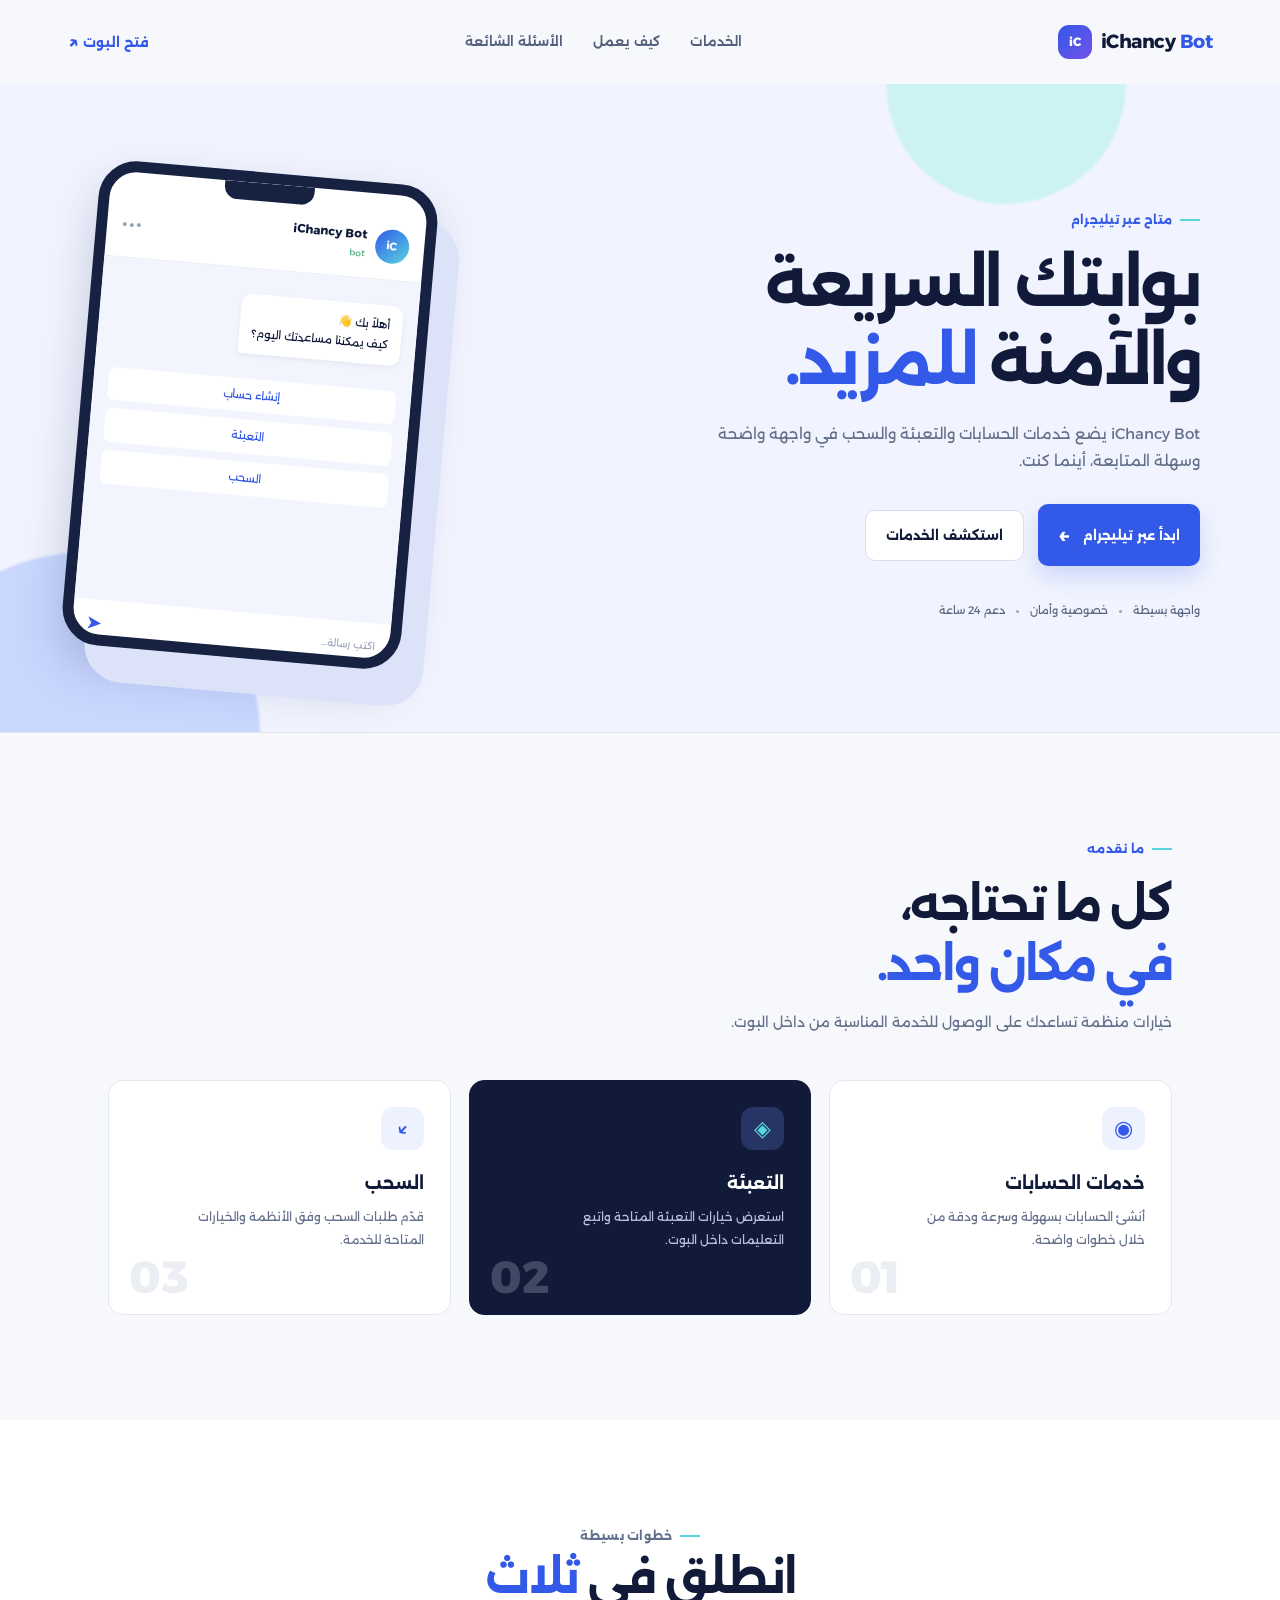
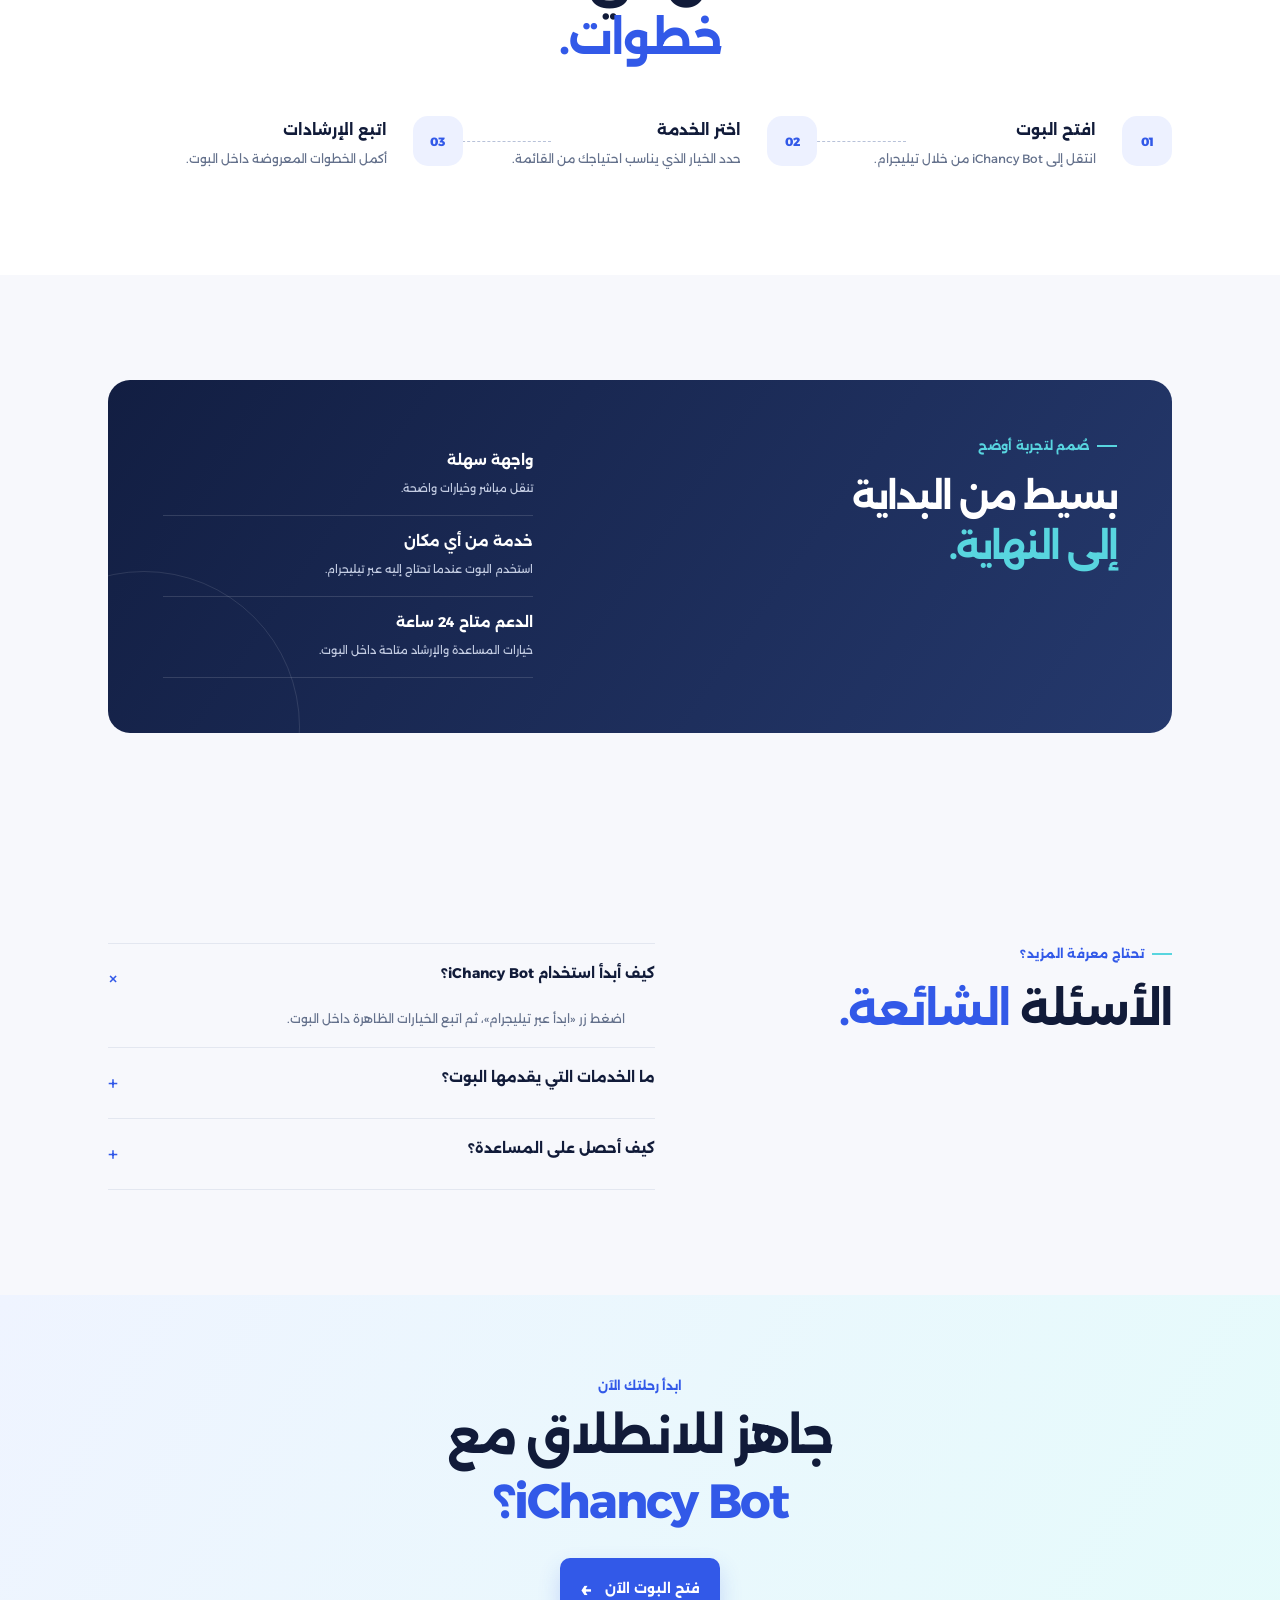
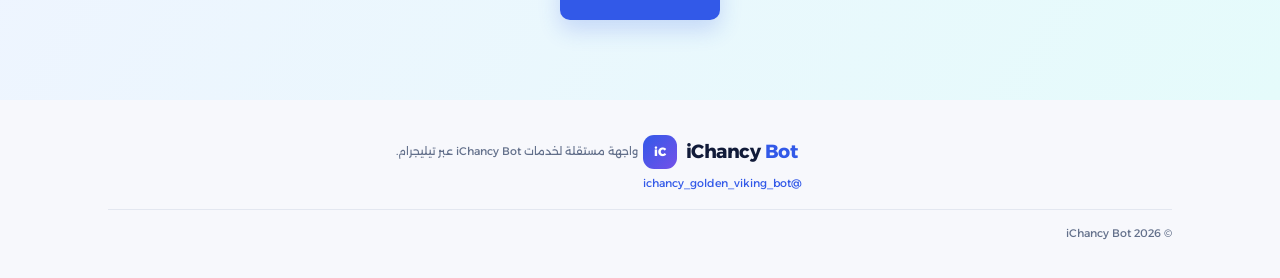
<file: index.html>
<!doctype html>
<html lang="ar" dir="rtl">
<head>
  <meta charset="utf-8">
  <meta name="viewport" content="width=device-width, initial-scale=1">
  <meta name="theme-color" content="#101a35">
  <meta name="google-site-verification" content="l4mMpk2Cvwfuh3S6zdnhQQh8NTuUlML8mzUeGC96lG0">
  <title>iChancy Bot | بوابتك السريعة والآمنة</title>
  <meta name="description" content="iChancy Bot يوفّر واجهة بسيطة لخدمات الحسابات والتعبئة والسحب وفق الأنظمة المتاحة، مع دعم فني على مدار الساعة.">
  <link rel="canonical" href="https://alyabany.github.io/ichancy-bot-website/">
  <meta property="og:locale" content="ar_AR">
  <meta property="og:type" content="website">
  <meta property="og:title" content="iChancy Bot | بوابتك السريعة والآمنة">
  <meta property="og:description" content="خدمات الحسابات والتعبئة والسحب عبر واجهة بسيطة وسهلة الاستخدام.">
  <meta property="og:url" content="https://alyabany.github.io/ichancy-bot-website/">
  <meta property="og:site_name" content="iChancy Bot">
  <meta name="twitter:card" content="summary">
  <meta name="twitter:title" content="iChancy Bot | بوابتك السريعة والآمنة">
  <meta name="twitter:description" content="خدمات الحسابات والتعبئة والسحب عبر واجهة بسيطة وسهلة الاستخدام.">
  <link rel="stylesheet" href="styles.css">
  <script type="application/ld+json">
  {
    "@context": "https://schema.org",
    "@type": "WebSite",
    "name": "iChancy Bot",
    "url": "https://alyabany.github.io/ichancy-bot-website/",
    "inLanguage": "ar",
    "description": "واجهة لخدمات الحسابات والتعبئة والسحب وفق الأنظمة المتاحة.",
    "potentialAction": {
      "@type": "CommunicateAction",
      "target": "https://t.me/ichancy_golden_viking_bot"
    }
  }
  </script>
  <script type="application/ld+json">
  {
    "@context": "https://schema.org",
    "@type": "FAQPage",
    "mainEntity": [
      {"@type":"Question","name":"كيف أبدأ استخدام iChancy Bot؟","acceptedAnswer":{"@type":"Answer","text":"اضغط على زر فتح البوت، ثم اتبع الخيارات الظاهرة داخل تيليجرام."}},
      {"@type":"Question","name":"ما الخدمات المتاحة؟","acceptedAnswer":{"@type":"Answer","text":"يوفر البوت خدمات مرتبطة بالحسابات والتعبئة والسحب، بحسب الأنظمة والخيارات المتاحة داخل البوت."}},
      {"@type":"Question","name":"كيف أحصل على المساعدة؟","acceptedAnswer":{"@type":"Answer","text":"تتوفر إرشادات وخيارات للدعم من خلال واجهة البوت على مدار الساعة."}}
    ]
  }
  </script>
</head>
<body>
  <a class="skip-link" href="#content">انتقل إلى المحتوى</a>
  <header class="site-header">
    <a class="brand" href="./" aria-label="الصفحة الرئيسية لـ iChancy Bot"><span class="brand-mark">iC</span><span>iChancy <b>Bot</b></span></a>
    <nav aria-label="التنقل الرئيسي">
      <a href="#services">الخدمات</a>
      <a href="#how-it-works">كيف يعمل</a>
      <a href="#faq">الأسئلة الشائعة</a>
    </nav>
    <a class="header-cta" href="https://t.me/ichancy_golden_viking_bot" target="_blank" rel="noopener noreferrer">فتح البوت <span aria-hidden="true">↗</span></a>
  </header>

  <main id="content">
    <section class="hero" aria-labelledby="hero-title">
      <div class="orb orb-one"></div><div class="orb orb-two"></div>
      <div class="hero-copy">
        <p class="eyebrow"><span></span> متاح عبر تيليجرام</p>
        <h1 id="hero-title">بوابتك السريعة<br>والآمنة <em>للمزيد.</em></h1>
        <p class="hero-text">iChancy Bot يضع خدمات الحسابات والتعبئة والسحب في واجهة واضحة وسهلة المتابعة، أينما كنت.</p>
        <div class="hero-actions">
          <a class="button button-primary" href="https://t.me/ichancy_golden_viking_bot" target="_blank" rel="noopener noreferrer">ابدأ عبر تيليجرام <span aria-hidden="true">←</span></a>
          <a class="button button-quiet" href="#services">استكشف الخدمات</a>
        </div>
        <div class="trust-row" aria-label="مزايا الخدمة"><span>واجهة بسيطة</span><i></i><span>خصوصية وأمان</span><i></i><span>دعم 24 ساعة</span></div>
      </div>
      <div class="phone-wrap" aria-hidden="true">
        <div class="phone"><div class="phone-top"></div><div class="chat-head"><span class="bot-avatar">iC</span><div><b>iChancy Bot</b><small>bot</small></div><strong>•••</strong></div><div class="chat"><p class="bot-message">أهلاً بك 👋<br>كيف يمكننا مساعدتك اليوم؟</p><div class="chat-options"><span>إنشاء حساب</span><span>التعبئة</span><span>السحب</span></div></div><div class="chat-input">اكتب رسالة... <b>➤</b></div></div>
      </div>
    </section>

    <section class="services section" id="services" aria-labelledby="services-title">
      <div class="section-heading"><p class="eyebrow"><span></span> ما نقدمه</p><h2 id="services-title">كل ما تحتاجه،<br><em>في مكان واحد.</em></h2><p>خيارات منظمة تساعدك على الوصول للخدمة المناسبة من داخل البوت.</p></div>
      <div class="cards">
        <article class="card"><div class="icon icon-account">◉</div><h3>خدمات الحسابات</h3><p>أنشئ الحسابات بسهولة وسرعة ودقة من خلال خطوات واضحة.</p><span class="card-number">01</span></article>
        <article class="card featured"><div class="icon icon-wallet">◈</div><h3>التعبئة</h3><p>استعرض خيارات التعبئة المتاحة واتبع التعليمات داخل البوت.</p><span class="card-number">02</span></article>
        <article class="card"><div class="icon icon-withdraw">↙</div><h3>السحب</h3><p>قدّم طلبات السحب وفق الأنظمة والخيارات المتاحة للخدمة.</p><span class="card-number">03</span></article>
      </div>
    </section>

    <section class="steps section" id="how-it-works" aria-labelledby="steps-title">
      <div class="section-heading centered"><p class="eyebrow"><span></span> خطوات بسيطة</p><h2 id="steps-title">انطلق في <em>ثلاث خطوات.</em></h2></div>
      <ol><li><span>01</span><h3>افتح البوت</h3><p>انتقل إلى iChancy Bot من خلال تيليجرام.</p></li><li><span>02</span><h3>اختر الخدمة</h3><p>حدد الخيار الذي يناسب احتياجك من القائمة.</p></li><li><span>03</span><h3>اتبع الإرشادات</h3><p>أكمل الخطوات المعروضة داخل البوت.</p></li></ol>
    </section>

    <section class="features section" aria-labelledby="features-title"><div class="feature-panel"><div><p class="eyebrow"><span></span> صُمم لتجربة أوضح</p><h2 id="features-title">بسيط من البداية<br><em>إلى النهاية.</em></h2></div><div class="feature-list"><p><b>واجهة سهلة</b><span>تنقل مباشر وخيارات واضحة.</span></p><p><b>خدمة من أي مكان</b><span>استخدم البوت عندما تحتاج إليه عبر تيليجرام.</span></p><p><b>الدعم متاح 24 ساعة</b><span>خيارات المساعدة والإرشاد متاحة داخل البوت.</span></p></div></div></section>

    <section class="faq section" id="faq" aria-labelledby="faq-title"><div class="section-heading"><p class="eyebrow"><span></span> تحتاج معرفة المزيد؟</p><h2 id="faq-title">الأسئلة <em>الشائعة.</em></h2></div><div class="faq-list"><details open><summary>كيف أبدأ استخدام iChancy Bot؟ <span>+</span></summary><p>اضغط زر «ابدأ عبر تيليجرام»، ثم اتبع الخيارات الظاهرة داخل البوت.</p></details><details><summary>ما الخدمات التي يقدمها البوت؟ <span>+</span></summary><p>يوفر خدمات مرتبطة بالحسابات والتعبئة والسحب، بحسب الأنظمة والخيارات المتاحة داخل البوت.</p></details><details><summary>كيف أحصل على المساعدة؟ <span>+</span></summary><p>تتوفر إرشادات وخيارات للدعم من خلال واجهة البوت على مدار الساعة.</p></details></div></section>

    <section class="closing"><p>ابدأ رحلتك الآن</p><h2>جاهز للانطلاق مع<br><em>iChancy Bot؟</em></h2><a class="button button-primary" href="https://t.me/ichancy_golden_viking_bot" target="_blank" rel="noopener noreferrer">فتح البوت الآن <span aria-hidden="true">←</span></a></section>
  </main>
  <footer><a class="brand" href="./"><span class="brand-mark">iC</span><span>iChancy <b>Bot</b></span></a><p>واجهة مستقلة لخدمات iChancy Bot عبر تيليجرام.</p><a href="https://t.me/ichancy_golden_viking_bot" target="_blank" rel="noopener noreferrer">@ichancy_golden_viking_bot</a><small>© <span id="year"></span> iChancy Bot</small></footer>
  <script>document.getElementById('year').textContent=new Date().getFullYear()</script>
</body>
</html>
</file>
<file: styles.css>
@import url('https://fonts.googleapis.com/css2?family=Alexandria:wght@400;500;600;700;800&display=swap');
:root{--ink:#111b39;--blue:#3259e8;--cyan:#58d5df;--paper:#f7f8fc;--muted:#63708b;--line:#e3e7f0}*{box-sizing:border-box}html{scroll-behavior:smooth}body{margin:0;background:var(--paper);color:var(--ink);font-family:Alexandria,Tahoma,Arial,sans-serif;line-height:1.8}.skip-link{position:absolute;top:-5rem;right:1rem;background:white;padding:.5rem 1rem;z-index:9}.skip-link:focus{top:1rem}.site-header{height:84px;max-width:1200px;margin:auto;display:flex;align-items:center;justify-content:space-between;padding:0 28px;position:relative;z-index:3}.brand{display:flex;align-items:center;gap:9px;color:var(--ink);font-size:19px;text-decoration:none;font-weight:700;letter-spacing:-.5px;direction:ltr}.brand b{color:var(--blue)}.brand-mark{display:grid;place-items:center;width:34px;height:34px;color:white;background:linear-gradient(135deg,var(--blue),#7451e9);border-radius:11px;font-size:12px;font-weight:800}nav{display:flex;gap:30px}nav a{color:#52607c;text-decoration:none;font-size:13px;font-weight:600}.header-cta{font-size:13px;color:var(--blue);text-decoration:none;font-weight:700}.header-cta span{font-size:18px;vertical-align:-1px}.hero{min-height:640px;position:relative;overflow:hidden;isolation:isolate;display:flex;align-items:center;gap:60px;padding:88px max(28px,calc((100% - 1120px)/2)) 75px;background:#f1f4fe}.hero:after{content:"";position:absolute;inset:auto 0 0;height:1px;background:#dfe4f1}.hero-copy{position:relative;z-index:1;flex:1}.eyebrow{color:var(--blue);font-size:12px;font-weight:700;letter-spacing:.02em;margin:0 0 14px;display:flex;align-items:center;gap:8px}.eyebrow span{width:20px;height:2px;background:var(--cyan)}h1,h2,h3,p{margin-top:0}h1{font-size:clamp(40px,5vw,67px);line-height:1.22;letter-spacing:-3px;margin-bottom:20px}h1 em,h2 em{font-style:normal;color:var(--blue)}.hero-text{max-width:520px;color:var(--muted);font-size:15px;margin-bottom:30px}.hero-actions{display:flex;gap:14px;align-items:center}.button{display:inline-flex;align-items:center;justify-content:center;gap:13px;text-decoration:none;font-size:13px;font-weight:700;border-radius:10px;padding:13px 20px;transition:transform .2s,box-shadow .2s}.button:hover{transform:translateY(-2px)}.button-primary{background:var(--blue);color:#fff;box-shadow:0 10px 22px #3158e733}.button-primary span{font-size:20px}.button-quiet{color:var(--ink);border:1px solid #d8deed;background:#fff}.trust-row{display:flex;align-items:center;gap:11px;color:#596681;font-size:11px;margin-top:35px}.trust-row i{width:3px;height:3px;background:#9ba6bb;border-radius:50%}.phone-wrap{position:relative;z-index:1;width:340px;flex:none;transform:rotate(5deg)}.phone{background:#fff;border:11px solid #172243;border-radius:38px;box-shadow:25px 35px 0 #dce3f9,0 22px 45px #19275b35;overflow:hidden;height:486px;direction:rtl}.phone-top{width:90px;height:18px;background:#172243;border-radius:0 0 13px 13px;margin:0 auto}.chat-head{height:68px;border-bottom:1px solid #e9ecf5;display:flex;align-items:center;padding:0 15px;gap:9px}.bot-avatar{width:34px;height:34px;border-radius:50%;background:linear-gradient(135deg,var(--blue),var(--cyan));color:#fff;display:grid;place-items:center;font-size:11px;font-weight:bold}.chat-head div{flex:1;line-height:1.25}.chat-head b{display:block;font-size:12px}.chat-head small{color:#51b683;font-size:9px}.chat-head strong{font-size:15px;color:#95a0b7;letter-spacing:2px}.chat{height:343px;background:#f2f5fd;padding:25px 15px}.bot-message{display:inline-block;max-width:220px;background:white;padding:10px 12px;border-radius:11px 11px 11px 2px;font-size:11px;line-height:1.8;box-shadow:0 2px 5px #1d315711}.chat-options{display:grid;gap:8px;margin-top:14px}.chat-options span{font-size:11px;text-align:center;color:var(--blue);background:white;border-radius:7px;padding:7px}.chat-input{height:46px;display:flex;align-items:center;padding:0 14px;justify-content:space-between;color:#9da6ba;font-size:10px}.chat-input b{color:var(--blue);font-size:17px}.orb{position:absolute;border-radius:50%;filter:blur(1px);z-index:-1}.orb-one{width:360px;height:360px;background:#c9d7ff;left:-100px;bottom:-180px}.orb-two{width:240px;height:240px;background:#cdf2f4;right:12%;top:-120px}.section{max-width:1120px;margin:auto;padding:105px 28px}.section-heading{max-width:480px}.section-heading h2{font-size:clamp(30px,4vw,45px);line-height:1.35;letter-spacing:-2px;margin-bottom:15px}.section-heading>p:last-child{font-size:14px;color:var(--muted)}.cards{display:grid;grid-template-columns:repeat(3,1fr);gap:18px;margin-top:45px}.card{min-height:235px;background:#fff;border:1px solid var(--line);border-radius:15px;padding:26px;position:relative;overflow:hidden}.card.featured{background:var(--ink);color:#fff;border-color:var(--ink)}.icon{width:43px;height:43px;display:grid;place-items:center;border-radius:12px;background:#eef2ff;color:var(--blue);font-size:22px;margin-bottom:18px}.featured .icon{background:#263564;color:var(--cyan)}.card h3{font-size:17px;margin-bottom:7px}.card p{font-size:12px;color:var(--muted);line-height:1.9;max-width:230px}.featured p{color:#b9c2dd}.card-number{position:absolute;left:20px;bottom:15px;color:#b8c1d4;font-size:45px;line-height:1;font-weight:800;opacity:.28}.steps{background:#fff;max-width:none;padding-right:max(28px,calc((100% - 1064px)/2));padding-left:max(28px,calc((100% - 1064px)/2))}.centered{text-align:center;margin:auto}.centered .eyebrow{justify-content:center}.steps ol{list-style:none;margin:48px 0 0;padding:0;display:grid;grid-template-columns:repeat(3,1fr);counter-reset:step}.steps li{position:relative;padding-left:22px;padding-right:76px}.steps li:not(:last-child):after{content:"";position:absolute;top:25px;left:-3%;width:28%;border-top:1px dashed #b8c2d9}.steps li>span{position:absolute;right:0;top:0;width:50px;height:50px;border-radius:15px;background:#edf1ff;color:var(--blue);display:grid;place-items:center;font-size:12px;font-weight:800}.steps h3{font-size:15px;margin:0 0 5px}.steps p{font-size:12px;line-height:1.8;color:var(--muted);margin:0}.feature-panel{background:linear-gradient(125deg,#121e42,#25396d);padding:55px;min-height:310px;border-radius:22px;color:#fff;display:flex;justify-content:space-between;gap:50px;position:relative;overflow:hidden}.feature-panel:after{content:"";position:absolute;width:310px;height:310px;border:1px solid #ffffff1c;border-radius:50%;left:-120px;bottom:-150px}.feature-panel .eyebrow{color:var(--cyan)}.feature-panel h2{font-size:36px;line-height:1.4;letter-spacing:-2px}.feature-panel h2 em{color:var(--cyan)}.feature-list{min-width:370px;position:relative;z-index:1}.feature-list p{margin:0;padding:13px 0;border-bottom:1px solid #ffffff22}.feature-list b{display:block;font-size:14px}.feature-list span{font-size:11px;color:#c4cde3}.faq{display:grid;grid-template-columns:1fr 1.25fr;gap:80px}.faq-list{border-top:1px solid var(--line)}details{border-bottom:1px solid var(--line);padding:17px 0}summary{cursor:pointer;font-size:14px;font-weight:700;list-style:none;display:flex;justify-content:space-between;gap:14px}summary::-webkit-details-marker{display:none}summary span{font-size:20px;font-weight:400;color:var(--blue)}details[open] summary span{transform:rotate(45deg)}details p{font-size:12px;color:var(--muted);margin:11px 30px 0 0}.closing{text-align:center;padding:80px 28px;background:linear-gradient(120deg,#eff4ff,#e5fbfb)}.closing>p{color:var(--blue);font-size:12px;font-weight:700;margin-bottom:8px}.closing h2{font-size:clamp(31px,4vw,48px);line-height:1.35;letter-spacing:-2px;margin-bottom:24px}.closing em{font-style:normal;color:var(--blue)}footer{max-width:1120px;margin:auto;min-height:158px;padding:35px 28px;display:grid;grid-template-columns:1fr 1fr;align-items:center;gap:5px}footer p,footer a:not(.brand),footer small{font-size:11px;color:var(--muted);margin:0}footer a:not(.brand){text-align:left;color:var(--blue);text-decoration:none}footer small{grid-column:1/-1;border-top:1px solid var(--line);padding-top:14px;margin-top:10px}@media(max-width:760px){.site-header{height:70px;padding:0 18px}nav{display:none}.header-cta{font-size:11px}.hero{padding:58px 24px 65px;min-height:auto}.hero-copy{width:100%}.phone-wrap{display:none}h1{letter-spacing:-2px}.trust-row{font-size:9px;gap:7px}.section{padding:72px 24px}.cards{grid-template-columns:1fr;margin-top:30px}.card{min-height:195px}.steps{padding:70px 24px}.steps ol{grid-template-columns:1fr;gap:28px;margin-top:35px}.steps li{padding-right:70px}.steps li:not(:last-child):after{display:none}.feature-panel{padding:35px 25px;display:block}.feature-panel h2{font-size:30px}.feature-list{min-width:0;margin-top:25px}.faq{display:block}.faq-list{margin-top:30px}.closing{padding:65px 24px}footer{padding:30px 24px;grid-template-columns:1fr}footer a:not(.brand){text-align:right}footer small{margin-top:14px}.hero-actions{flex-wrap:wrap}}
</file>
